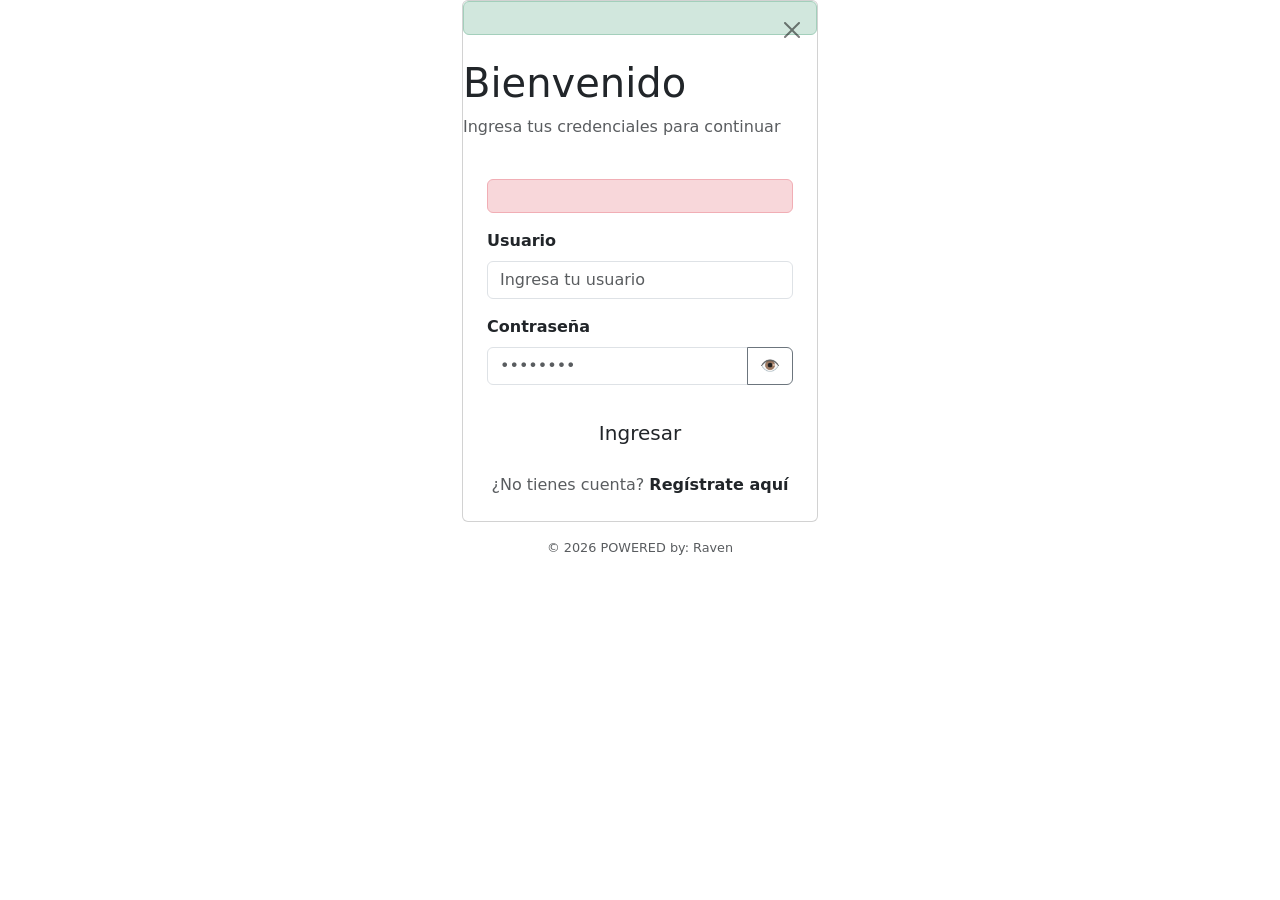
<file: src/main/resources/templates/index.html>
<!DOCTYPE HTML>
<html xmlns:th="http://www.thymeleaf.org">
<head>
    <title>Acceso al Sistema - IPN</title>
    <meta http-equiv="Content-Type" content="text/html; charset=UTF-8"/>
    <meta name="viewport" content="width=device-width, initial-scale=1"/>

    <link href="https://cdn.jsdelivr.net/npm/bootstrap@5.3.0/dist/css/bootstrap.min.css" rel="stylesheet"/>
    <link rel="stylesheet" th:href="@{/css/styles.css}"/>
</head>
<body class="login-layout">

<div class="container">
    <div class="row justify-content-center">
        <div class="col-md-5 col-lg-4">

            <div class="card card-custom">
                <div th:if="${mensajeExito}" class="alert alert-success alert-dismissible fade show" role="alert">
                    <strong th:text="${mensajeExito}"></strong>
                    <button type="button" class="btn-close" data-bs-dismiss="alert" aria-label="Close"></button>
                </div>

                <div class="card-header-custom">
                    <h1 class="mt-2">Bienvenido</h1>
                    <p class="text-muted fw-normal" style="font-size: 1rem; margin-top: 5px;">Ingresa tus credenciales para continuar</p>
                </div>

                <div class="card-body p-4">

                    <div th:if="${errorLogin}" class="alert alert-danger" role="alert">
                        <span th:text="${errorLogin}"></span>
                    </div>

                    <form action="/" th:object="${loginDto}" method="post">

                        <div class="mb-3">
                            <label class="form-label required fw-bold">Usuario</label>
                            <input type="text"
                                   class="form-control"
                                   name="username"
                                   th:field="*{username}"
                                   placeholder="Ingresa tu usuario"
                                   th:errorclass="is-invalid"/>
                            <div class="invalid-feedback" th:if="${#fields.hasErrors('username')}" th:errors="*{username}"></div>
                        </div>

                        <div class="mb-4">
                            <label class="form-label fw-bold">Contraseña</label>
                            <div class="input-group">
                                <input type="password" class="form-control" name="password" id="loginPassword" th:field="*{password}" placeholder="••••••••" th:errorclass="is-invalid"/>
                                <button type="button" class="btn btn-outline-secondary btn-toggle-password" data-target="loginPassword">👁️</button>
                            </div>
                            <div class="invalid-feedback d-block" th:if="${#fields.hasErrors('password')}" th:errors="*{password}"></div>
                        </div>

                        <div class="d-grid gap-2">
                            <input type="submit" class="btn btn-ipn btn-lg" value="Ingresar"/>
                        </div>

                        <div class="text-center mt-3">
                            <span class="text-muted">¿No tienes cuenta?</span>
                            <a href="/signin" class="text-decoration-none fw-bold" style="color: var(--ipn-guinda);">Regístrate aquí</a>
                        </div>

                    </form>
                </div>
            </div>
            <div class="text-center mt-3 text-muted" style="font-size: 0.8rem;">
                &copy; 2026 POWERED by: Raven
            </div>

        </div>
    </div>
</div>

<script src="https://cdn.jsdelivr.net/npm/bootstrap@5.3.0/dist/js/bootstrap.bundle.min.js"></script>
<script th:src="@{/js/security.js}"></script>
</body>
</html>
</file>
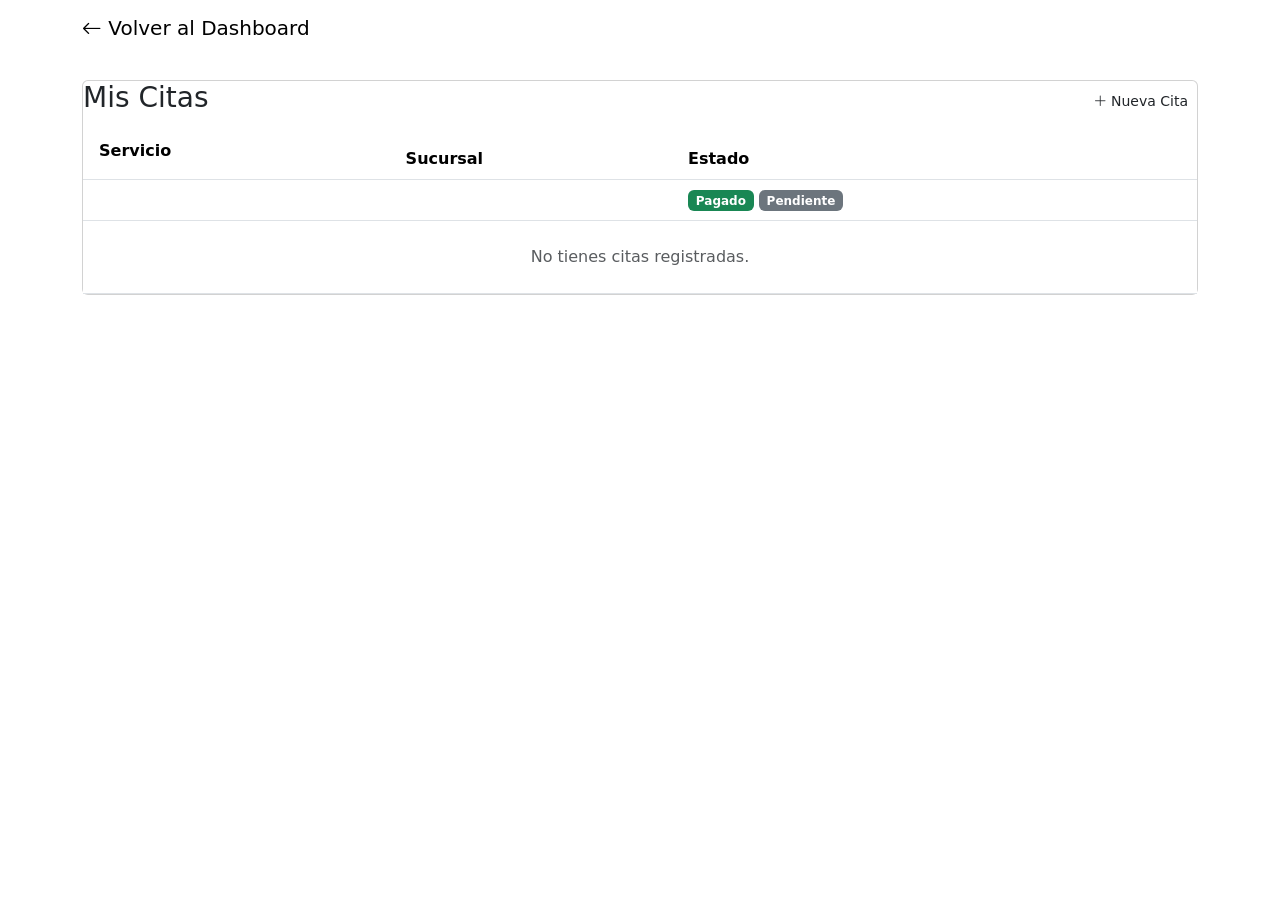
<file: src/main/resources/templates/citas/index.html>
<!DOCTYPE HTML>
<html xmlns:th="http://www.thymeleaf.org">
<head>
    <title>Mis Citas</title>
    <meta name="viewport" content="width=device-width, initial-scale=1">
    <link href="https://cdn.jsdelivr.net/npm/bootstrap@5.3.0/dist/css/bootstrap.min.css" rel="stylesheet">
    <link rel="stylesheet" href="https://cdn.jsdelivr.net/npm/bootstrap-icons@1.11.1/font/bootstrap-icons.css">
    <link rel="stylesheet" th:href="@{/css/styles.css}">
</head>
<body>

<nav class="navbar navbar-custom mb-4">
    <div class="container">
        <a class="navbar-brand" href="/welcome">
            <i class="bi bi-arrow-left"></i> Volver al Dashboard
        </a>
    </div>
</nav>

<div class="container">
    <div class="card card-custom">
        <div class="card-header-custom d-flex justify-content-between align-items-center">
            <h3>Mis Citas</h3>
            <a href="/citas/agendar" class="btn btn-ipn btn-sm">
                <i class="bi bi-plus-lg"></i> Nueva Cita
            </a>
        </div>
        <div class="card-body p-0">
            <div class="table-responsive">
                <table class="table table-hover align-middle mb-0" style="color: var(--text-color);">
                    <thead style="background-color: var(--bg-color);">
                    <tr>
                        <th class="p-3">Servicio</th>
                        <th>Sucursal</th>
                        <th>Estado</th>
                    </tr>
                    </thead>
                    <tbody>
                    <tr th:each="cita : ${citas}">
                        <td class="p-3">
                                <span class="fw-bold d-block"
                                      th:text="${cita.servicio != null ? cita.servicio.nombre : 'Servicio #' + cita.idServicio}">
                                </span>
                        </td>
                        <td th:text="${cita.sucursal != null ? cita.sucursal.nombre : 'Sucursal #' + cita.idSucursal}"></td>
                        <td>
                            <span th:if="${cita.pagado == true}" class="badge bg-success">Pagado</span>
                            <span th:unless="${cita.pagado == true}" class="badge bg-secondary">Pendiente</span>
                        </td>
                    </tr>
                    <tr th:if="${#lists.isEmpty(citas)}">
                        <td colspan="3" class="text-center p-4 text-muted">No tienes citas registradas.</td>
                    </tr>
                    </tbody>
                </table>
            </div>
        </div>
    </div>
</div>
</body>
</html>
</file>
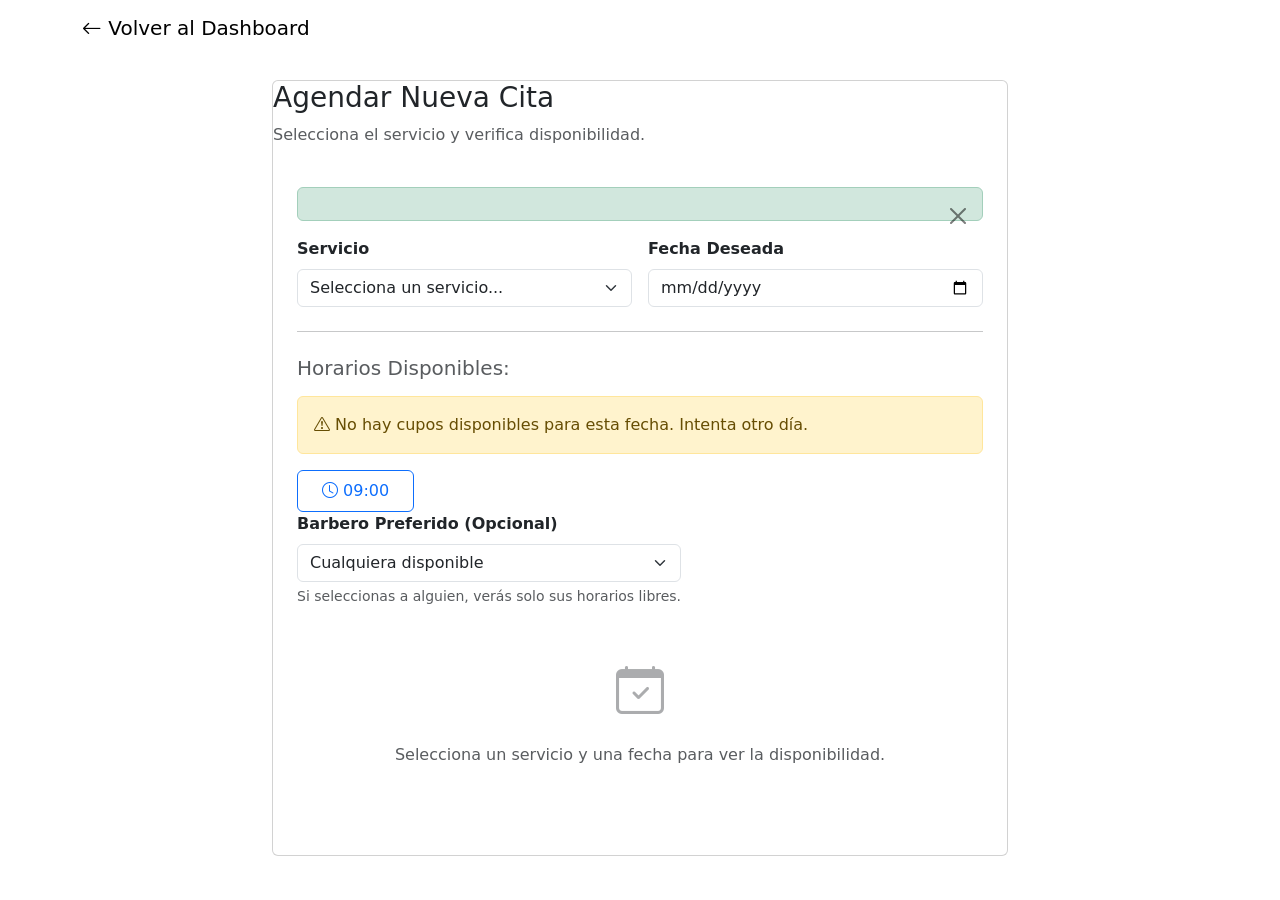
<file: src/main/resources/templates/agendar.html>
<!DOCTYPE HTML>
<html xmlns:th="http://www.thymeleaf.org">
<head>
    <title>Agendar Cita</title>
    <meta name="viewport" content="width=device-width, initial-scale=1">

    <link href="https://cdn.jsdelivr.net/npm/bootstrap@5.3.0/dist/css/bootstrap.min.css" rel="stylesheet">
    <link rel="stylesheet" href="https://cdn.jsdelivr.net/npm/bootstrap-icons@1.11.1/font/bootstrap-icons.css">
    <link rel="stylesheet" th:href="@{/css/styles.css}">
</head>
<body>

<nav class="navbar navbar-custom mb-4">
    <div class="container">
        <a class="navbar-brand" href="/welcome">
            <i class="bi bi-arrow-left"></i> Volver al Dashboard
        </a>
    </div>
</nav>

<div class="container">
    <div class="row justify-content-center">
        <div class="col-lg-8">
            <div class="card card-custom">
                <div class="card-header-custom">
                    <h3>Agendar Nueva Cita</h3>
                    <p class="text-muted">Selecciona el servicio y verifica disponibilidad.</p>
                </div>
                <div class="card-body p-4">

                    <div th:if="${mensajeExito}" class="alert alert-success alert-dismissible fade show">
                        <strong th:text="${mensajeExito}"></strong>
                        <button type="button" class="btn-close" data-bs-dismiss="alert"></button>
                    </div>

                    <form action="/citas/agendar" method="get" class="row g-3 mb-4">
                        <div class="col-md-6">
                            <label class="form-label fw-bold">Servicio</label>
                            <select name="idServicio" class="form-select" onchange="this.form.submit()">
                                <option value="" disabled selected>Selecciona un servicio...</option>

                                <option th:each="item : ${itemsServicio}"
                                        th:value="${item.servicio.id}"
                                        th:text="${item.servicio.nombre} + ' ($' + ${item.precio} + ')'"
                                        th:selected="${citaDto.idServicio == item.servicio.id}">
                                </option>
                            </select>
                        </div>
                        <div class="col-md-6">
                            <label class="form-label fw-bold">Fecha Deseada</label>
                            <input type="date" name="fecha" class="form-control"
                                   th:value="${citaDto.fecha}"
                                   onchange="this.form.submit()">
                        </div>
                    </form>

                    <hr class="my-4" style="border-color: var(--border-color);">

                    <div th:if="${busquedaRealizada}">
                        <h5 class="mb-3 text-muted">Horarios Disponibles:</h5>

                        <div th:if="${#lists.isEmpty(horariosLibres)}" class="alert alert-warning">
                            <i class="bi bi-exclamation-triangle"></i> No hay cupos disponibles para esta fecha. Intenta otro día.
                        </div>

                        <div class="d-flex flex-wrap gap-2">
                            <div th:each="hora : ${horariosLibres}">
                                <form action="/citas/confirmar" method="post">
                                    <input type="hidden" name="idServicio" th:value="${citaDto.idServicio}">
                                    <input type="hidden" name="fecha" th:value="${citaDto.fecha}">
                                    <input type="hidden" name="hora" th:value="${hora}">

                                    <button type="submit" class="btn btn-outline-primary px-4 py-2">
                                        <i class="bi bi-clock"></i> <span th:text="${hora}">09:00</span>
                                    </button>
                                    <div class="col-md-12">
                                        <label class="form-label fw-bold">Barbero Preferido (Opcional)</label>
                                        <select name="idEmpleado" class="form-select" onchange="this.form.submit()">
                                            <option value="" selected>Cualquiera disponible</option>

                                            <option th:each="e : ${empleados}"
                                                    th:value="${e.id}"
                                                    th:text="${e.persona.nombre} + ' ' + ${e.persona.primerApellido}"
                                                    th:selected="${citaDto.idEmpleado == e.id}">
                                            </option>
                                        </select>
                                        <div class="form-text">Si seleccionas a alguien, verás solo sus horarios libres.</div>
                                    </div>
                                </form>
                            </div>
                        </div>
                    </div>

                    <div th:unless="${busquedaRealizada}" class="text-center text-muted py-5">
                        <i class="bi bi-calendar-check" style="font-size: 3rem; opacity: 0.5;"></i>
                        <p class="mt-3">Selecciona un servicio y una fecha para ver la disponibilidad.</p>
                    </div>

                </div>
            </div>
        </div>
    </div>
</div>

<script src="https://cdn.jsdelivr.net/npm/bootstrap@5.3.0/dist/js/bootstrap.bundle.min.js"></script>
</body>
</html>
</file>
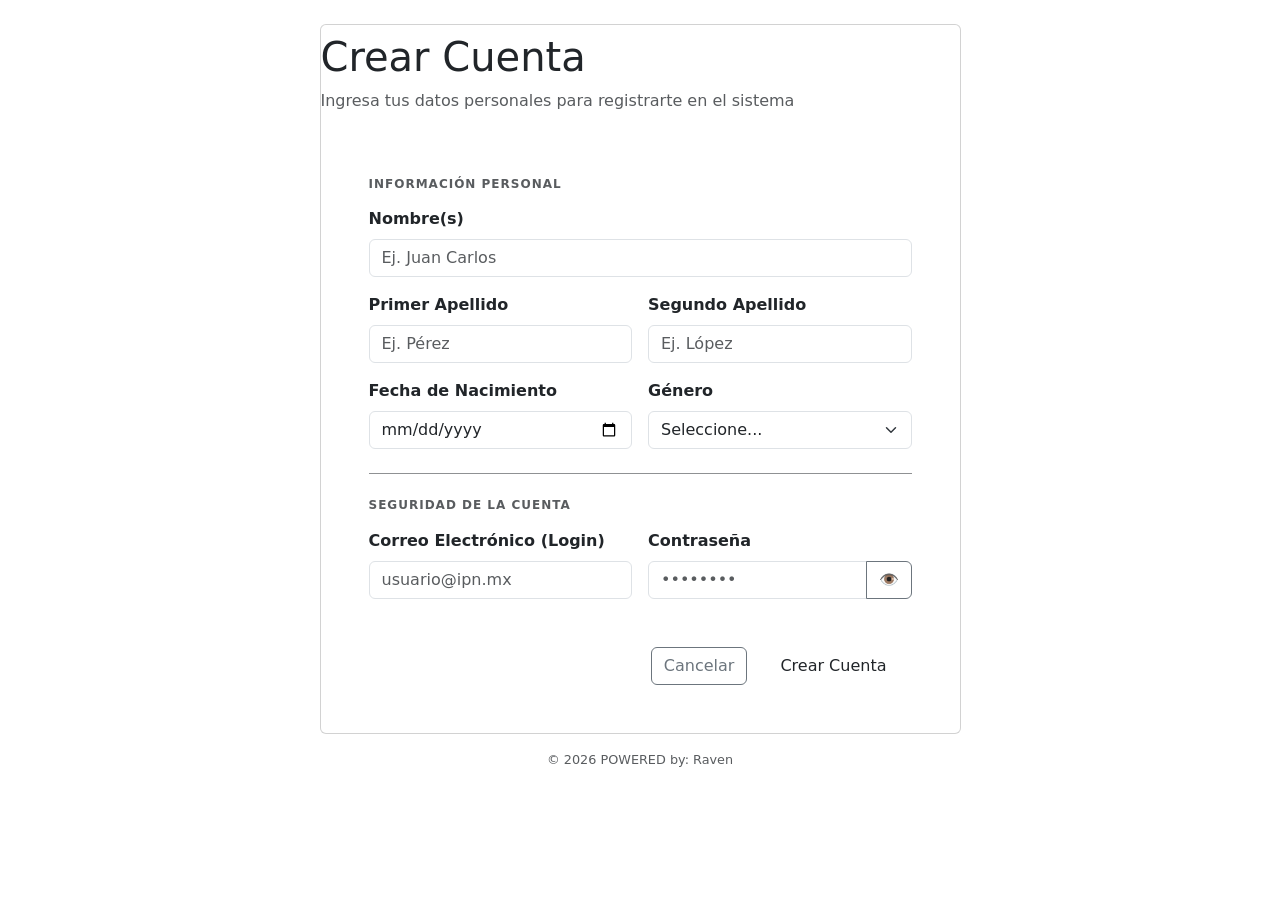
<file: src/main/resources/templates/signin.html>
<!DOCTYPE HTML>
<html xmlns:th="http://www.thymeleaf.org">

<head>
    <title>Registro de Usuario - IPN</title>
    <meta http-equiv="Content-Type" content="text/html; charset=UTF-8" />
    <meta name="viewport" content="width=device-width, initial-scale=1">

    <link href="https://cdn.jsdelivr.net/npm/bootstrap@5.3.0/dist/css/bootstrap.min.css" rel="stylesheet">

    <link rel="stylesheet" th:href="@{/css/styles.css}">
</head>

<body class="login-layout">

    <div class="container py-4">
        <div class="row justify-content-center">
            <div class="col-lg-8 col-xl-7">
                <div class="card card-custom">

                    <div class="card-header-custom">
                        <h1 class="mt-2">Crear Cuenta</h1>
                        <p class="text-muted fw-normal" style="font-size: 1rem; margin-top: 5px;">
                            Ingresa tus datos personales para registrarte en el sistema
                        </p>
                    </div>

                    <div class="card-body p-4 p-md-5">
                        <form action="/signin" th:object="${signinDto}" method="post">

                            <h6 class="text-muted text-uppercase fw-bold mb-3"
                                style="font-size: 0.75rem; letter-spacing: 1px;">Información Personal</h6>

                            <div class="row g-3">
                                <div class="col-md-12">
                                    <label class="form-label required fw-bold">Nombre(s)</label>
                                    <input type="text" class="form-control" th:field="*{nombre}"
                                        placeholder="Ej. Juan Carlos"
                                        th:classappend="${#fields.hasErrors('nombre')} ? 'is-invalid' : ''">
                                    <div class="invalid-feedback" th:if="${#fields.hasErrors('nombre')}"
                                        th:errors="*{nombre}"></div>
                                </div>

                                <div class="col-md-6">
                                    <label class="form-label required fw-bold">Primer Apellido</label>
                                    <input type="text" class="form-control" th:field="*{primerApellido}"
                                        placeholder="Ej. Pérez"
                                        th:classappend="${#fields.hasErrors('primerApellido')} ? 'is-invalid' : ''">
                                    <div class="invalid-feedback" th:if="${#fields.hasErrors('primerApellido')}"
                                        th:errors="*{primerApellido}"></div>
                                </div>

                                <div class="col-md-6">
                                    <label class="form-label required fw-bold">Segundo Apellido</label>
                                    <input type="text" class="form-control" th:field="*{segundoApellido}"
                                        placeholder="Ej. López"
                                        th:classappend="${#fields.hasErrors('segundoApellido')} ? 'is-invalid' : ''">
                                    <div class="invalid-feedback" th:if="${#fields.hasErrors('segundoApellido')}"
                                        th:errors="*{segundoApellido}"></div>
                                </div>

                                <div class="col-md-6">
                                    <label class="form-label required fw-bold">Fecha de Nacimiento</label>
                                    <input type="date" class="form-control" th:field="*{fechaNacimiento}"
                                        th:classappend="${#fields.hasErrors('fechaNacimiento')} ? 'is-invalid' : ''">
                                    <div class="invalid-feedback" th:if="${#fields.hasErrors('fechaNacimiento')}"
                                        th:errors="*{fechaNacimiento}"></div>
                                </div>

                                <div class="col-md-6">
                                    <label class="form-label required fw-bold">Género</label>
                                    <select class="form-select" th:field="*{idGenero}" th:errorclass="is-invalid">
                                        <option value="" selected>Seleccione...</option>
                                        <option value="0">Hombre</option>
                                        <option value="1">Mujer</option>
                                    </select>
                                    <div class="invalid-feedback" th:if="${#fields.hasErrors('idGenero')}"
                                        th:errors="*{idGenero}"></div>
                                </div>
                            </div>

                            <hr class="my-4" style="border-color: var(--border-color); opacity: 0.5;">

                            <h6 class="text-muted text-uppercase fw-bold mb-3"
                                style="font-size: 0.75rem; letter-spacing: 1px;">Seguridad de la Cuenta</h6>

                            <div class="row g-3">
                                <div class="col-md-6">
                                    <label class="form-label required fw-bold">Correo Electrónico (Login)</label>
                                    <input type="email" class="form-control" th:field="*{login}"
                                        placeholder="usuario@ipn.mx"
                                        th:classappend="${#fields.hasErrors('login')} ? 'is-invalid' : ''">
                                    <div class="invalid-feedback" th:if="${#fields.hasErrors('login')}"
                                        th:errors="*{login}"></div>
                                </div>

                                <div class="col-md-6">
                                    <label class="form-label required fw-bold">Contraseña</label>
                                    <div class="input-group">
                                        <input type="password" class="form-control" th:field="*{password}"
                                            id="inputPassword" placeholder="••••••••">
                                        <button type="button" class="btn btn-outline-secondary btn-toggle-password"
                                            data-target="inputPassword">👁️</button>
                                    </div>
                                    <div class="invalid-feedback" th:if="${#fields.hasErrors('password')}"
                                        th:errors="*{password}"></div>
                                </div>
                            </div>

                            <div class="d-flex justify-content-end gap-2 mt-5">
                                <a href="/" class="btn btn-outline-secondary">Cancelar</a> <input type="submit"
                                    class="btn btn-ipn px-4" value="Crear Cuenta">
                            </div>

                        </form>
                    </div>
                </div>

                <div class="text-center mt-3 text-muted" style="font-size: 0.8rem;">
                    &copy; 2026 POWERED by: Raven
                </div>

            </div>
        </div>
    </div>

    <script src="https://cdn.jsdelivr.net/npm/bootstrap@5.3.0/dist/js/bootstrap.bundle.min.js"></script>
    <script th:src="@{/js/security.js}"></script>
</body>

</html>
</file>
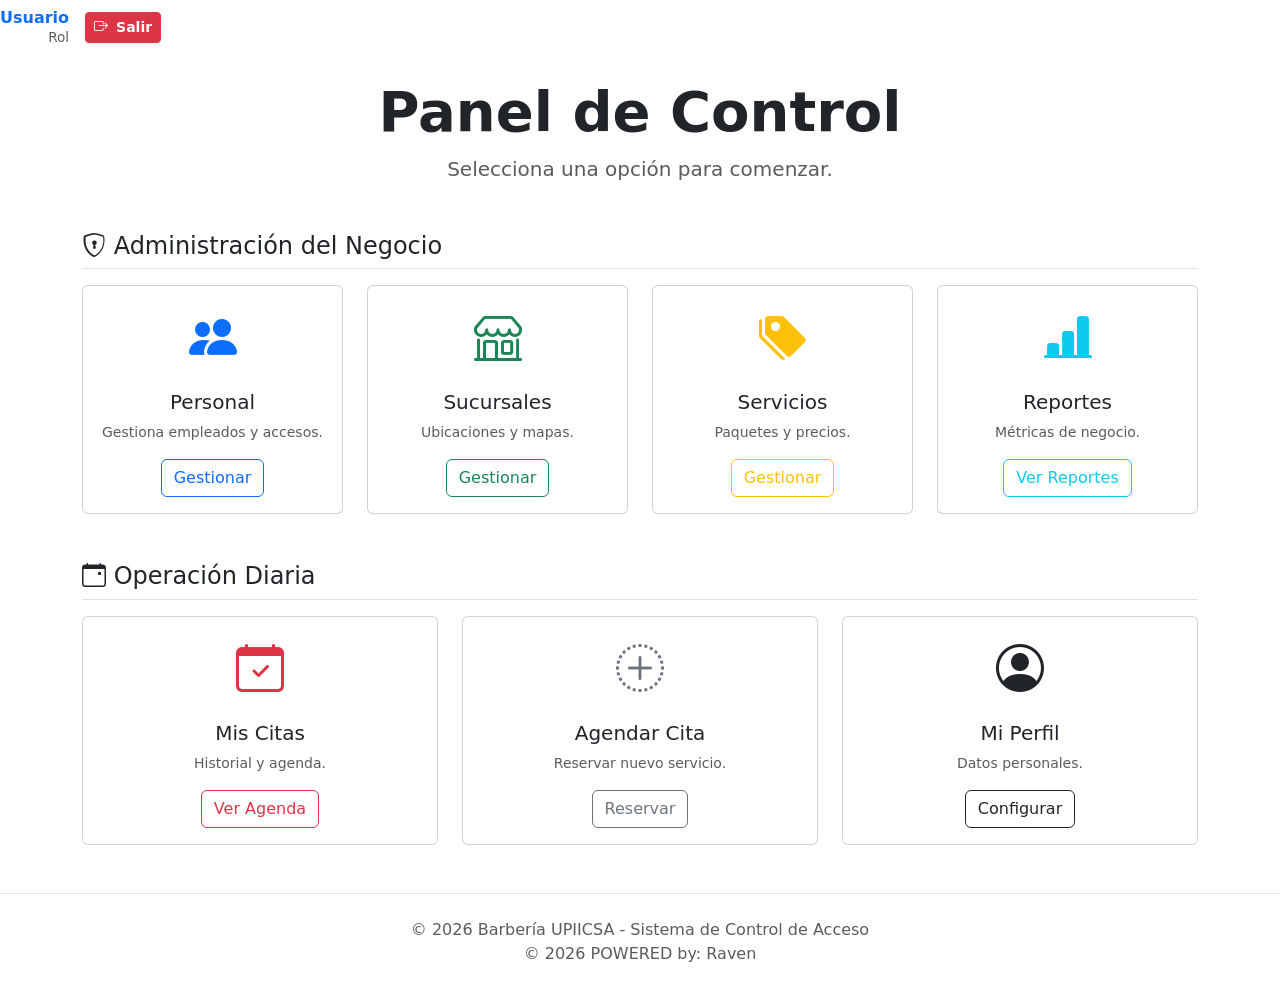
<file: src/main/resources/templates/welcome.html>
<!DOCTYPE HTML>
<html xmlns:th="http://www.thymeleaf.org">
<head>
    <title>Bienvenido - Barbería UPIICSA</title>
    <meta http-equiv="Content-Type" content="text/html; charset=UTF-8" />
    <meta name="viewport" content="width=device-width, initial-scale=1">

    <link href="https://cdn.jsdelivr.net/npm/bootstrap@5.3.0/dist/css/bootstrap.min.css" rel="stylesheet">
    <link rel="stylesheet" href="https://cdn.jsdelivr.net/npm/bootstrap-icons@1.11.1/font/bootstrap-icons.css">

    <link rel="stylesheet" th:href="@{/css/styles.css}">
</head>
<body>

<nav class="navbar navbar-expand-lg navbar-custom mb-4">
    <div class="d-flex align-items-center gap-3">

        <div class="text-end d-none d-md-block" style="line-height: 1.2;">
        <span class="d-block fw-bold text-primary" style="font-size: 1rem;"
              th:text="${session.persona.nombre} + ' ' + ${session.persona.primerApellido}">
            Usuario
        </span>
            <small class="text-muted" style="font-size: 0.85rem;"
                   th:text="${session.persona.usuario.idRol == 1 ? 'Administrador' : (session.persona.usuario.idRol == 2 ? 'Empleado' : 'Cliente')}">
                Rol
            </small>
        </div>

        <a href="/logout" class="btn btn-danger btn-sm d-flex align-items-center gap-2 shadow-sm">
            <i class="bi bi-box-arrow-right text-white"></i>
            <span class="text-white fw-bold">Salir</span>
        </a>
    </div>
</nav>

<div class="container">

    <div class="text-center mb-5 fade-in">
        <h1 class="display-4 fw-bold">Panel de Control</h1>
        <p class="lead text-muted">Selecciona una opción para comenzar.</p>
    </div>

    <div th:if="${session.persona.usuario.idRol == 1}" class="mb-5">
        <h4 class="mb-3 border-bottom pb-2"><i class="bi bi-shield-lock"></i> Administración del Negocio</h4>

        <div class="row g-4">
            <div class="col-md-3"> <div class="card h-100 card-custom hover-effect">
                <div class="card-body text-center">
                    <i class="bi bi-people-fill text-primary" style="font-size: 3rem;"></i>
                    <h5 class="card-title mt-3">Personal</h5>
                    <p class="card-text text-muted small">Gestiona empleados y accesos.</p>
                    <a href="/usuarios" class="btn btn-outline-primary stretched-link">Gestionar</a>
                </div>
            </div>
            </div>

            <div class="col-md-3">
                <div class="card h-100 card-custom hover-effect">
                    <div class="card-body text-center">
                        <i class="bi bi-shop text-success" style="font-size: 3rem;"></i>
                        <h5 class="card-title mt-3">Sucursales</h5>
                        <p class="card-text text-muted small">Ubicaciones y mapas.</p>
                        <a href="/sucursales" class="btn btn-outline-success stretched-link">Gestionar</a>
                    </div>
                </div>
            </div>

            <div class="col-md-3">
                <div class="card h-100 card-custom hover-effect">
                    <div class="card-body text-center">
                        <i class="bi bi-tags-fill text-warning" style="font-size: 3rem;"></i>
                        <h5 class="card-title mt-3">Servicios</h5>
                        <p class="card-text text-muted small">Paquetes y precios.</p>
                        <a href="/servicios" class="btn btn-outline-warning stretched-link">Gestionar</a>
                    </div>
                </div>
            </div>

            <div class="col-md-3">
                <div class="card h-100 card-custom hover-effect">
                    <div class="card-body text-center">
                        <i class="bi bi-bar-chart-line-fill text-info" style="font-size: 3rem;"></i>
                        <h5 class="card-title mt-3">Reportes</h5>
                        <p class="card-text text-muted small">Métricas de negocio.</p>
                        <a href="/reportes" class="btn btn-outline-info stretched-link">Ver Reportes</a>
                    </div>
                </div>
            </div>
        </div>
    </div>

    <h4 class="mb-3 border-bottom pb-2"><i class="bi bi-calendar-event"></i> Operación Diaria</h4>

    <div class="row g-4">
        <div class="col-md-4">
            <div class="card h-100 card-custom hover-effect">
                <div class="card-body text-center">
                    <i class="bi bi-calendar-check text-danger" style="font-size: 3rem;"></i>
                    <h5 class="card-title mt-3">Mis Citas</h5>
                    <p class="card-text text-muted small">Historial y agenda.</p>
                    <a href="/citas/mis-citas" class="btn btn-outline-danger stretched-link">Ver Agenda</a>
                </div>
            </div>
        </div>

        <div class="col-md-4">
            <div class="card h-100 card-custom hover-effect">
                <div class="card-body text-center">
                    <i class="bi bi-plus-circle-dotted text-secondary" style="font-size: 3rem;"></i>
                    <h5 class="card-title mt-3">Agendar Cita</h5>
                    <p class="card-text text-muted small">Reservar nuevo servicio.</p>
                    <a href="/citas/agendar" class="btn btn-outline-secondary stretched-link">Reservar</a>
                </div>
            </div>
        </div>

        <div class="col-md-4">
            <div class="card h-100 card-custom hover-effect">
                <div class="card-body text-center">
                    <i class="bi bi-person-circle text-dark" style="font-size: 3rem;"></i>
                    <h5 class="card-title mt-3">Mi Perfil</h5>
                    <p class="card-text text-muted small">Datos personales.</p>
                    <a href="/perfil" class="btn btn-outline-dark stretched-link">Configurar</a>
                </div>
            </div>
        </div>
    </div>

</div>

<footer class="text-center text-muted mt-5 py-4 border-top">
    <p class="mb-0">© 2026 Barbería UPIICSA - Sistema de Control de Acceso</p>
    <p class="mb-0">© 2026 POWERED by: Raven</p>

</footer>

<script src="https://cdn.jsdelivr.net/npm/bootstrap@5.3.0/dist/js/bootstrap.bundle.min.js"></script>
</body>
</html>
</file>
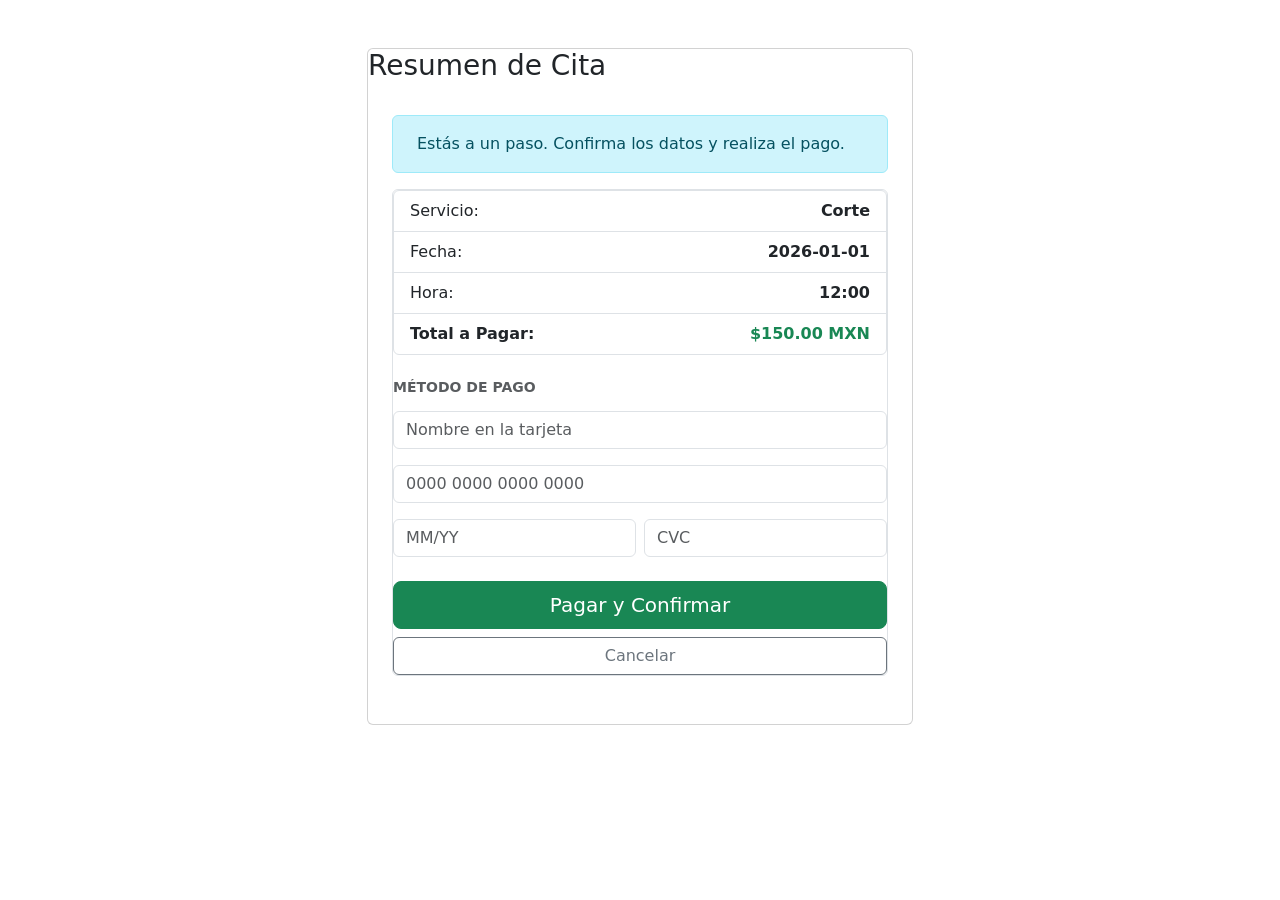
<file: src/main/resources/templates/citas/pago.html>
<!DOCTYPE HTML>
<html xmlns:th="http://www.thymeleaf.org">
<head>
    <title>Confirmar y Pagar</title>
    <meta name="viewport" content="width=device-width, initial-scale=1">
    <link href="https://cdn.jsdelivr.net/npm/bootstrap@5.3.0/dist/css/bootstrap.min.css" rel="stylesheet">
    <link rel="stylesheet" th:href="@{/css/styles.css}">
</head>
<body>

<div class="container mt-5">
    <div class="row justify-content-center">
        <div class="col-md-6">
            <div class="card card-custom">
                <div class="card-header-custom">
                    <h3>Resumen de Cita</h3>
                </div>
                <div class="card-body p-4">

                    <div class="alert alert-info d-flex align-items-center">
                        <i class="bi bi-info-circle-fill me-2"></i>
                        <div>Estás a un paso. Confirma los datos y realiza el pago.</div>
                    </div>

                    <ul class="list-group list-group-flush mb-4 rounded border">
                        <ul class="list-group list-group-flush mb-4 rounded border">
                            <li class="list-group-item d-flex justify-content-between bg-transparent">
                                <span>Servicio:</span>
                                <strong th:text="${servicio.nombre}">Corte</strong>
                            </li>

                            <li class="list-group-item d-flex justify-content-between bg-transparent">
                                <span>Fecha:</span>
                                <strong th:text="${citaDto.fecha}">2026-01-01</strong>
                            </li>

                            <li class="list-group-item d-flex justify-content-between bg-transparent">
                                <span>Hora:</span>
                                <strong th:text="${citaDto.hora}">12:00</strong>
                            </li>

                            <li class="list-group-item d-flex justify-content-between bg-transparent fw-bold">
                                <span>Total a Pagar:</span>
                                <span class="text-success" th:text="'$' + ${precio} + ' MXN'">$150.00 MXN</span>
                            </li>
                        </ul>

                    <h6 class="text-muted text-uppercase fw-bold mb-3 small">Método de Pago</h6>
                    <form action="/citas/finalizar" method="post">
                        <input type="hidden" name="idServicio" th:value="${citaDto.idServicio}">
                        <input type="hidden" name="fecha" th:value="${citaDto.fecha}">
                        <input type="hidden" name="hora" th:value="${citaDto.hora}">

                        <div class="mb-3">
                            <input type="text" class="form-control" placeholder="Nombre en la tarjeta" required>
                        </div>
                        <div class="mb-3">
                            <input type="text" class="form-control" placeholder="0000 0000 0000 0000" maxlength="19" required>
                        </div>
                        <div class="row g-2 mb-4">
                            <div class="col-6">
                                <input type="text" class="form-control" placeholder="MM/YY" maxlength="5" required>
                            </div>
                            <div class="col-6">
                                <input type="text" class="form-control" placeholder="CVC" maxlength="3" required>
                            </div>
                        </div>

                        <div class="d-grid gap-2">
                            <button type="submit" class="btn btn-success btn-lg">Pagar y Confirmar</button>
                            <a href="/citas/agendar" class="btn btn-outline-secondary">Cancelar</a>
                        </div>
                    </form>

                </div>
            </div>
        </div>
    </div>
</div>
</body>
</html>
</file>
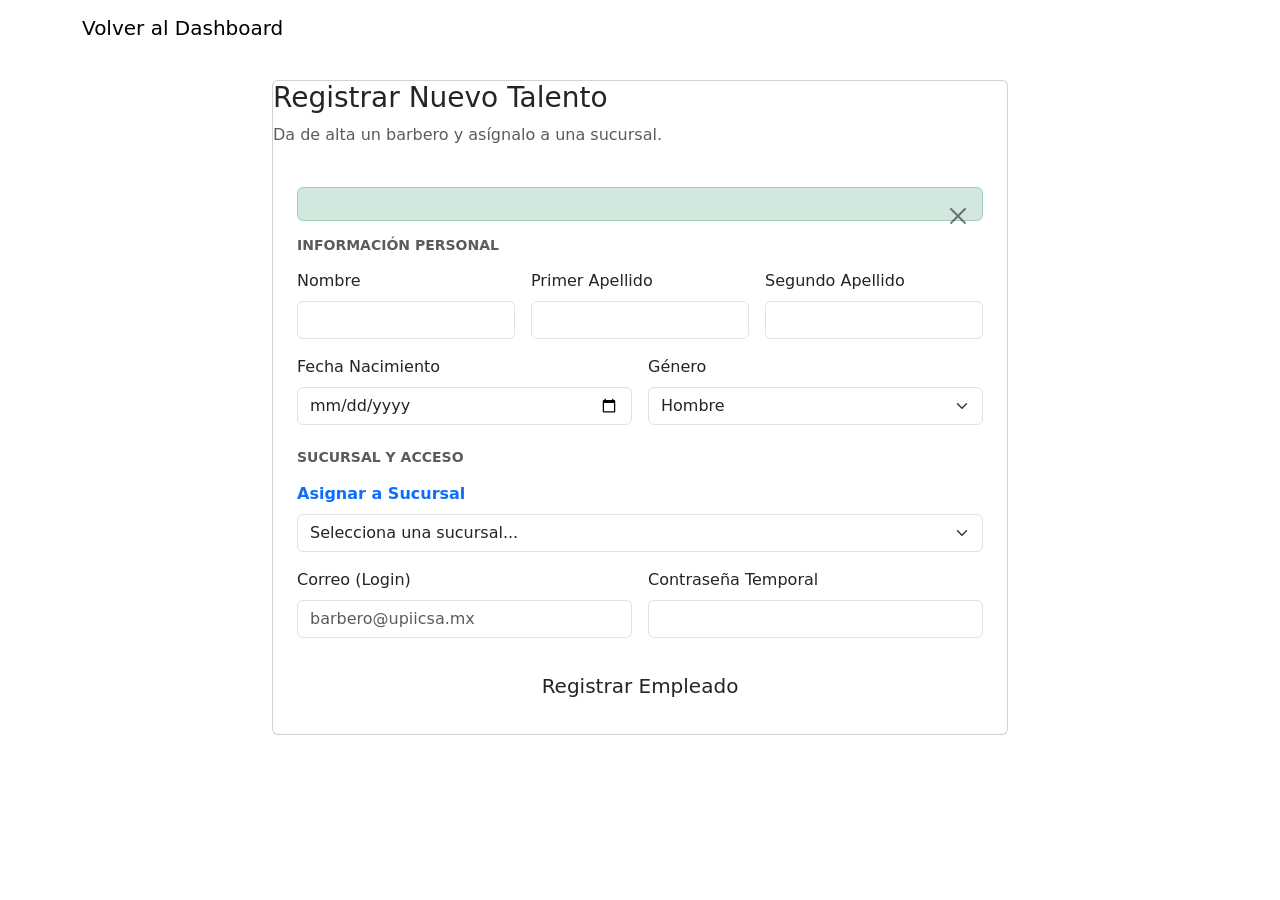
<file: src/main/resources/templates/empleados/alta.html>
<!DOCTYPE HTML>
<html xmlns:th="http://www.thymeleaf.org">
<head>
  <title>Alta de Personal - Admin</title>
  <meta name="viewport" content="width=device-width, initial-scale=1">
  <link href="https://cdn.jsdelivr.net/npm/bootstrap@5.3.0/dist/css/bootstrap.min.css" rel="stylesheet">
  <link rel="stylesheet" th:href="@{/css/styles.css}">
</head>
<body> <nav class="navbar navbar-custom mb-4">
  <div class="container">
    <a class="navbar-brand" href="/welcome">
      <i class="bi bi-arrow-left"></i> Volver al Dashboard
    </a>
  </div>
</nav>

<div class="container">
  <div class="row justify-content-center">
    <div class="col-lg-8">
      <div class="card card-custom">
        <div class="card-header-custom">
          <h3>Registrar Nuevo Talento</h3>
          <p class="text-muted">Da de alta un barbero y asígnalo a una sucursal.</p>
        </div>
        <div class="card-body p-4">

          <div th:if="${mensajeExito}" class="alert alert-success alert-dismissible fade show">
            <span th:text="${mensajeExito}"></span>
            <button type="button" class="btn-close" data-bs-dismiss="alert"></button>
          </div>

          <form action="/empleados/guardar" method="post" th:object="${empleadoDto}">

            <h6 class="text-muted text-uppercase fw-bold mb-3 small">Información Personal</h6>
            <div class="row g-3 mb-4">
              <div class="col-md-4">
                <label class="form-label">Nombre</label>
                <input type="text" class="form-control" th:field="*{nombre}" required>
              </div>
              <div class="col-md-4">
                <label class="form-label">Primer Apellido</label>
                <input type="text" class="form-control" th:field="*{primerApellido}" required>
              </div>
              <div class="col-md-4">
                <label class="form-label">Segundo Apellido</label>
                <input type="text" class="form-control" th:field="*{segundoApellido}">
              </div>

              <div class="col-md-6">
                <label class="form-label">Fecha Nacimiento</label>
                <input type="date" class="form-control" th:field="*{fechaNacimiento}" required>
              </div>
              <div class="col-md-6">
                <label class="form-label">Género</label>
                <select class="form-select" th:field="*{idGenero}">
                  <option value="0">Hombre</option>
                  <option value="1">Mujer</option>
                </select>
              </div>
            </div>

            <h6 class="text-muted text-uppercase fw-bold mb-3 small">Sucursal y Acceso</h6>
            <div class="row g-3">
              <div class="col-12">
                <label class="form-label fw-bold text-primary">Asignar a Sucursal</label>
                <select class="form-select" th:field="*{idSucursal}" required>
                  <option value="" disabled selected>Selecciona una sucursal...</option>
                  <option th:each="s : ${sucursales}"
                          th:value="${s.id}"
                          th:text="${s.nombre} + ' (' + ${s.establecimiento.nombre} + ')'">
                  </option>
                </select>
              </div>

              <div class="col-md-6">
                <label class="form-label">Correo (Login)</label>
                <input type="email" class="form-control" th:field="*{email}" placeholder="barbero@upiicsa.mx" required>
              </div>
              <div class="col-md-6">
                <label class="form-label">Contraseña Temporal</label>
                <input type="password" class="form-control" th:field="*{password}" required>
              </div>
            </div>

            <div class="d-grid gap-2 mt-4">
              <button type="submit" class="btn btn-ipn btn-lg">Registrar Empleado</button>
            </div>
          </form>

        </div>
      </div>
    </div>
  </div>
</div>

<script src="https://cdn.jsdelivr.net/npm/bootstrap@5.3.0/dist/js/bootstrap.bundle.min.js"></script>
</body>
</html>
</file>
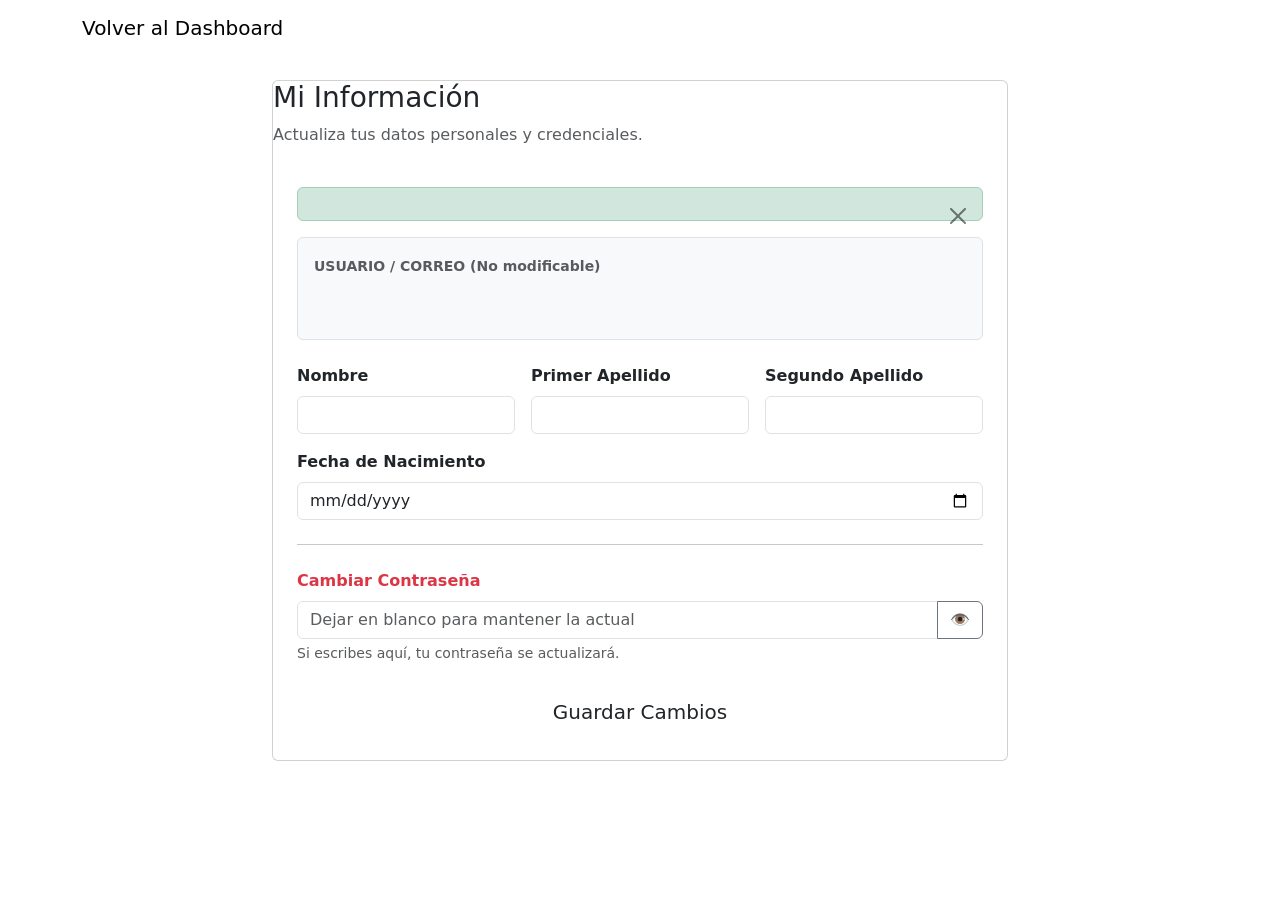
<file: src/main/resources/templates/perfil/detalle.html>
<!DOCTYPE HTML>
<html xmlns:th="http://www.thymeleaf.org">
<head>
    <title>Mi Perfil</title>
    <meta name="viewport" content="width=device-width, initial-scale=1">
    <link href="https://cdn.jsdelivr.net/npm/bootstrap@5.3.0/dist/css/bootstrap.min.css" rel="stylesheet">
    <link rel="stylesheet" th:href="@{/css/styles.css}">
</head>
<body>

<nav class="navbar navbar-custom mb-4">
    <div class="container">
        <a class="navbar-brand" href="/welcome">
            <i class="bi bi-arrow-left"></i> Volver al Dashboard
        </a>
    </div>
</nav>

<div class="container">
    <div class="row justify-content-center">
        <div class="col-lg-8">
            <div class="card card-custom">
                <div class="card-header-custom">
                    <h3>Mi Información</h3>
                    <p class="text-muted">Actualiza tus datos personales y credenciales.</p>
                </div>
                <div class="card-body p-4">

                    <div th:if="${mensajeExito}" class="alert alert-success alert-dismissible fade show">
                        <span th:text="${mensajeExito}"></span>
                        <button type="button" class="btn-close" data-bs-dismiss="alert"></button>
                    </div>

                    <form action="/perfil/actualizar" method="post" th:object="${perfilDto}">

                        <div class="mb-4 p-3 bg-light rounded border">
                            <label class="form-label text-muted small fw-bold">USUARIO / CORREO (No modificable)</label>
                            <input type="text" class="form-control-plaintext fw-bold" th:field="*{login}" readonly>
                        </div>

                        <div class="row g-3 mb-4">
                            <div class="col-md-4">
                                <label class="form-label fw-bold">Nombre</label>
                                <input type="text" class="form-control" th:field="*{nombre}" required>
                            </div>
                            <div class="col-md-4">
                                <label class="form-label fw-bold">Primer Apellido</label>
                                <input type="text" class="form-control" th:field="*{primerApellido}" required>
                            </div>
                            <div class="col-md-4">
                                <label class="form-label fw-bold">Segundo Apellido</label>
                                <input type="text" class="form-control" th:field="*{segundoApellido}">
                            </div>
                            <div class="col-md-12">
                                <label class="form-label fw-bold">Fecha de Nacimiento</label>
                                <input type="date" class="form-control" th:field="*{fechaNacimiento}" required>
                            </div>
                        </div>

                        <hr class="my-4">

                        <div class="mb-3">
                            <label class="form-label fw-bold text-danger">Cambiar Contraseña</label>
                            <div class="input-group">
                                <input type="password" class="form-control" th:field="*{password}" id="newPass" placeholder="Dejar en blanco para mantener la actual">
                                <button type="button" class="btn btn-outline-secondary btn-toggle-password" data-target="newPass">👁️</button>
                            </div>
                            <div class="form-text">Si escribes aquí, tu contraseña se actualizará.</div>
                        </div>

                        <div class="d-grid gap-2 mt-4">
                            <button type="submit" class="btn btn-ipn btn-lg">Guardar Cambios</button>
                        </div>
                    </form>

                </div>
            </div>
        </div>
    </div>
</div>

<script src="https://cdn.jsdelivr.net/npm/bootstrap@5.3.0/dist/js/bootstrap.bundle.min.js"></script>
<script th:src="@{/js/security.js}"></script>

</body>
</html>
</file>
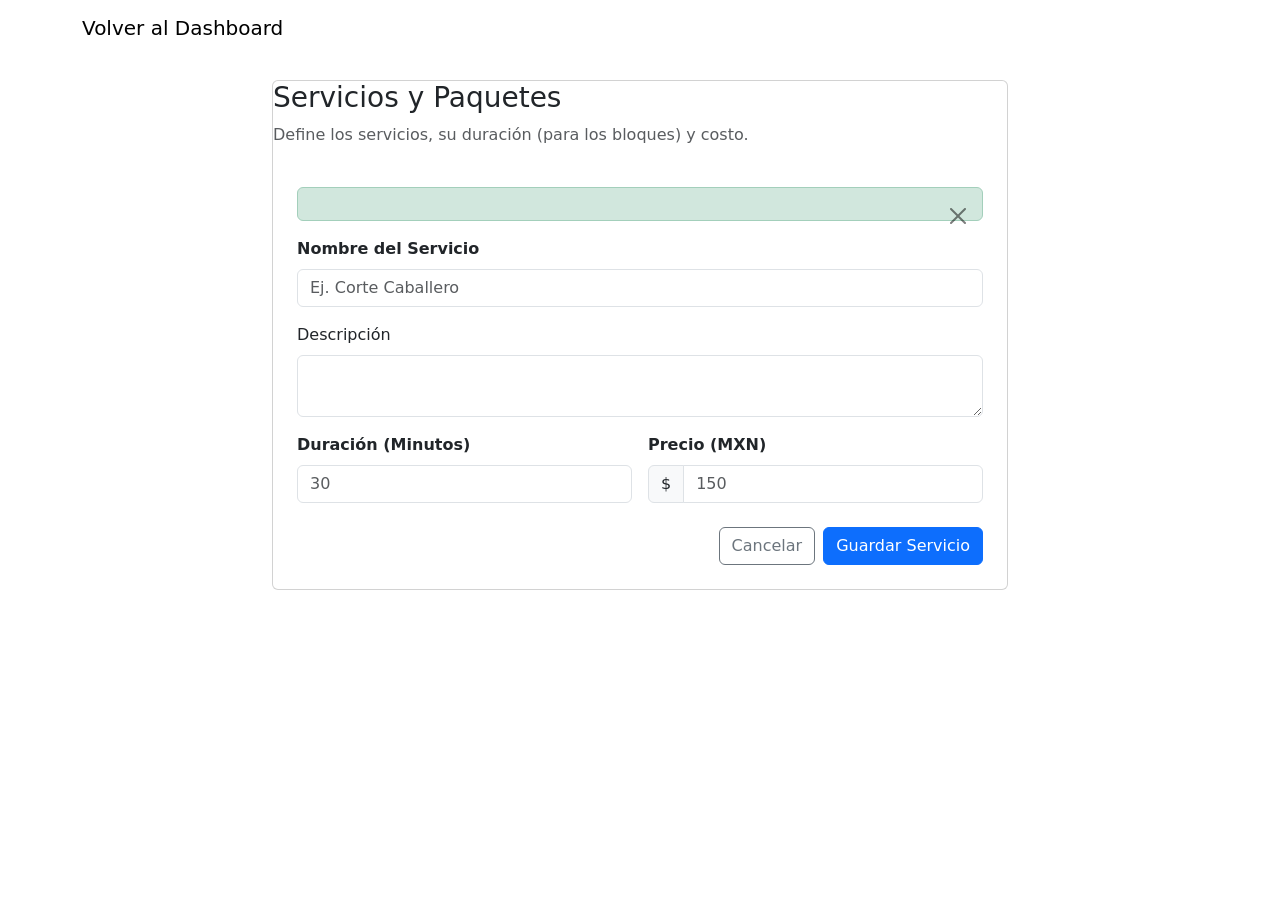
<file: src/main/resources/templates/servicios/alta.html>
<!DOCTYPE HTML>
<html xmlns:th="http://www.thymeleaf.org">
<head>
    <title>Configuración de Servicios</title>
    <meta name="viewport" content="width=device-width, initial-scale=1">
    <link href="https://cdn.jsdelivr.net/npm/bootstrap@5.3.0/dist/css/bootstrap.min.css" rel="stylesheet">
    <link rel="stylesheet" th:href="@{/css/styles.css}">
</head>
<body>

<nav class="navbar navbar-custom mb-4">
    <div class="container">
        <a class="navbar-brand" href="/welcome">
            <i class="bi bi-arrow-left"></i> Volver al Dashboard
        </a>
    </div>
</nav>

<div class="container">
    <div class="row justify-content-center">
        <div class="col-lg-8">
            <div class="card card-custom">
                <div class="card-header-custom">
                    <h3>Servicios y Paquetes</h3>
                    <p class="text-muted">Define los servicios, su duración (para los bloques) y costo.</p>
                </div>
                <div class="card-body p-4">

                    <div th:if="${mensajeExito}" class="alert alert-success alert-dismissible fade show">
                        <span th:text="${mensajeExito}"></span>
                        <button type="button" class="btn-close" data-bs-dismiss="alert"></button>
                    </div>

                    <form action="/servicios/guardar" method="post" th:object="${servicio}">

                        <div class="mb-3">
                            <label class="form-label fw-bold">Nombre del Servicio</label>
                            <input type="text" class="form-control" th:field="*{nombre}" placeholder="Ej. Corte Caballero" required>
                        </div>

                        <div class="mb-3">
                            <label class="form-label">Descripción</label>
                            <textarea class="form-control" th:field="*{descripcion}" rows="2"></textarea>
                        </div>

                        <div class="row g-3">
                            <div class="col-md-6">
                                <label class="form-label fw-bold">Duración (Minutos)</label>
                                <input type="number" class="form-control" th:field="*{duracion}" placeholder="30" step="15" required>
                            </div>

                            <div class="col-md-6">
                                <label class="form-label fw-bold">Precio (MXN)</label>
                                <div class="input-group">
                                    <span class="input-group-text">$</span>
                                    <input type="number" class="form-control" name="precio" placeholder="150" required>
                                </div>
                            </div>
                        </div>

                        <div class="d-flex justify-content-end gap-2 mt-4">
                            <a href="/servicios" class="btn btn-outline-secondary">
                                <i class="bi bi-arrow-return-left"></i> Cancelar
                            </a>
                            <button type="submit" class="btn btn-primary">
                                <i class="bi bi-save"></i> Guardar Servicio
                            </button>
                        </div>
                    </form>

                </div>
            </div>
        </div>
    </div>
</div>

<script src="https://cdn.jsdelivr.net/npm/bootstrap@5.3.0/dist/js/bootstrap.bundle.min.js"></script>
</body>
</html>
</file>
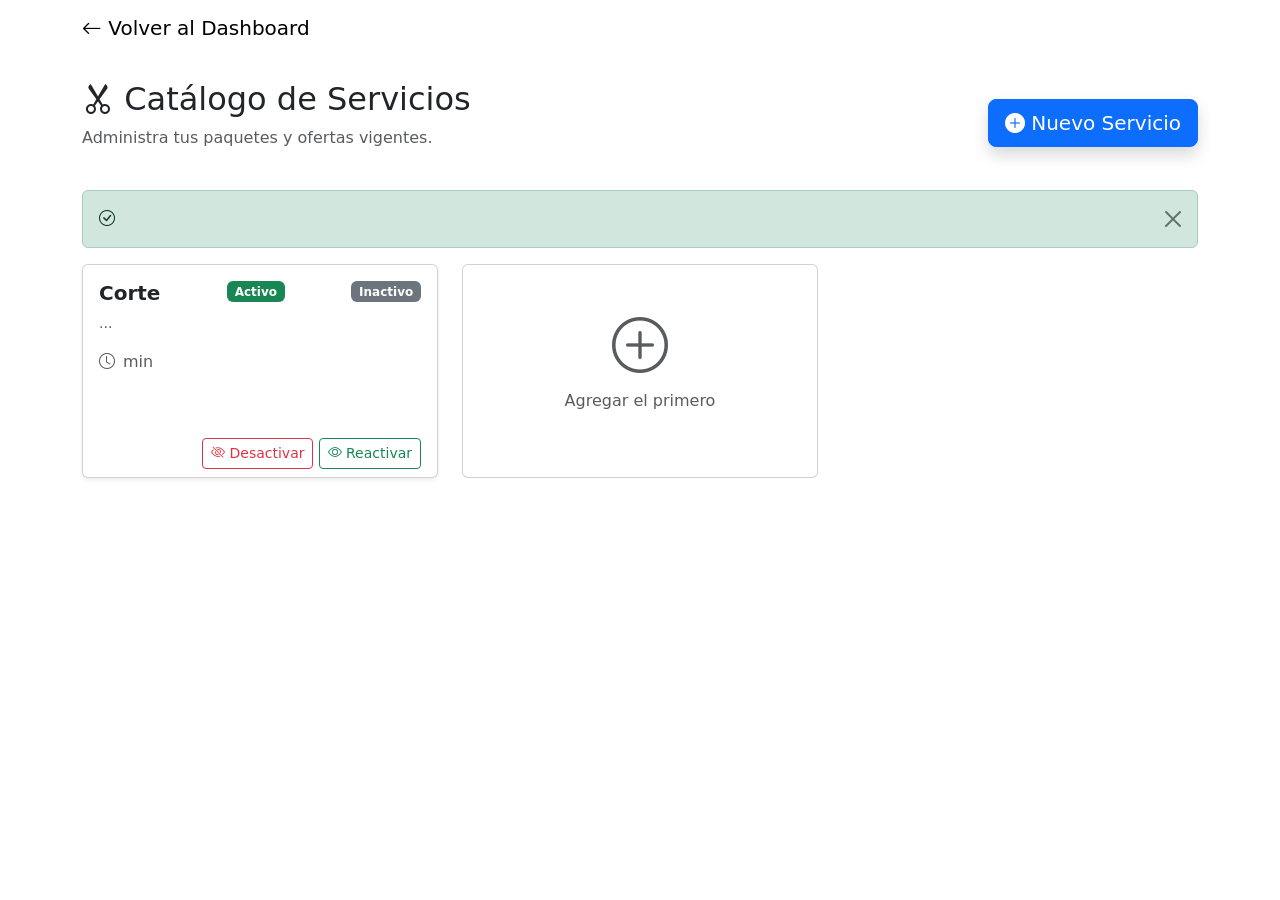
<file: src/main/resources/templates/servicios/lista.html>
<!DOCTYPE HTML>
<html xmlns:th="http://www.thymeleaf.org">
<head>
  <title>Gestión de Servicios</title>
  <link href="https://cdn.jsdelivr.net/npm/bootstrap@5.3.0/dist/css/bootstrap.min.css" rel="stylesheet">
  <link rel="stylesheet" href="https://cdn.jsdelivr.net/npm/bootstrap-icons@1.11.1/font/bootstrap-icons.css">
  <link rel="stylesheet" th:href="@{/css/styles.css}">
</head>
<body>
<nav class="navbar navbar-custom mb-4">
  <div class="container">
    <a class="navbar-brand" href="/welcome"><i class="bi bi-arrow-left"></i> Volver al Dashboard</a>
  </div>
</nav>

<div class="container">
  <div class="d-flex justify-content-between align-items-center mb-4">
    <div>
      <h2><i class="bi bi-scissors"></i> Catálogo de Servicios</h2>
      <p class="text-muted">Administra tus paquetes y ofertas vigentes.</p>
    </div>

    <a href="/servicios/alta" class="btn btn-primary btn-lg shadow">
      <i class="bi bi-plus-circle-fill"></i> Nuevo Servicio
    </a>
  </div>

  <div th:if="${mensajeExito}" class="alert alert-success alert-dismissible fade show">
    <i class="bi bi-check-circle"></i> <span th:text="${mensajeExito}"></span>
    <button type="button" class="btn-close" data-bs-dismiss="alert"></button>
  </div>

  <div class="row g-4">
    <div th:each="s : ${servicios}" class="col-md-4">
      <div class="card h-100 shadow-sm transition-hover"
           th:classappend="${s.activo == 0} ? 'opacity-75 bg-light' : 'card-custom'">
        <div class="card-body">
          <div class="d-flex justify-content-between align-items-start mb-2">
            <h5 class="card-title fw-bold m-0" th:text="${s.nombre}">Corte</h5>
            <span th:if="${s.activo == 1}" class="badge bg-success">Activo</span>
            <span th:unless="${s.activo == 1}" class="badge bg-secondary">Inactivo</span>
          </div>

          <p class="card-text text-muted small" th:text="${s.descripcion}">...</p>

          <div class="d-flex align-items-center text-muted mb-3">
            <i class="bi bi-clock me-2"></i> <span th:text="${s.duracion}"></span> min
          </div>
        </div>

        <div class="card-footer bg-transparent border-0 text-end">
          <form action="/servicios/cambiar-estado" method="post">
            <input type="hidden" name="id" th:value="${s.id}">
            <button th:if="${s.activo == 1}" class="btn btn-sm btn-outline-danger" title="Ocultar del menú">
              <i class="bi bi-eye-slash"></i> Desactivar
            </button>
            <button th:unless="${s.activo == 1}" class="btn btn-sm btn-outline-success" title="Mostrar en menú">
              <i class="bi bi-eye"></i> Reactivar
            </button>
          </form>
        </div>
      </div>
    </div>

    <div th:if="${#lists.isEmpty(servicios)}" class="col-md-4">
      <a href="/servicios/alta" class="card h-100 border-dashed d-flex align-items-center justify-content-center text-decoration-none text-muted p-5">
        <div class="text-center">
          <i class="bi bi-plus-circle display-4"></i>
          <p class="mt-2">Agregar el primero</p>
        </div>
      </a>
    </div>
  </div>
</div>

<script src="https://cdn.jsdelivr.net/npm/bootstrap@5.3.0/dist/js/bootstrap.bundle.min.js"></script>
</body>
</html>
</file>
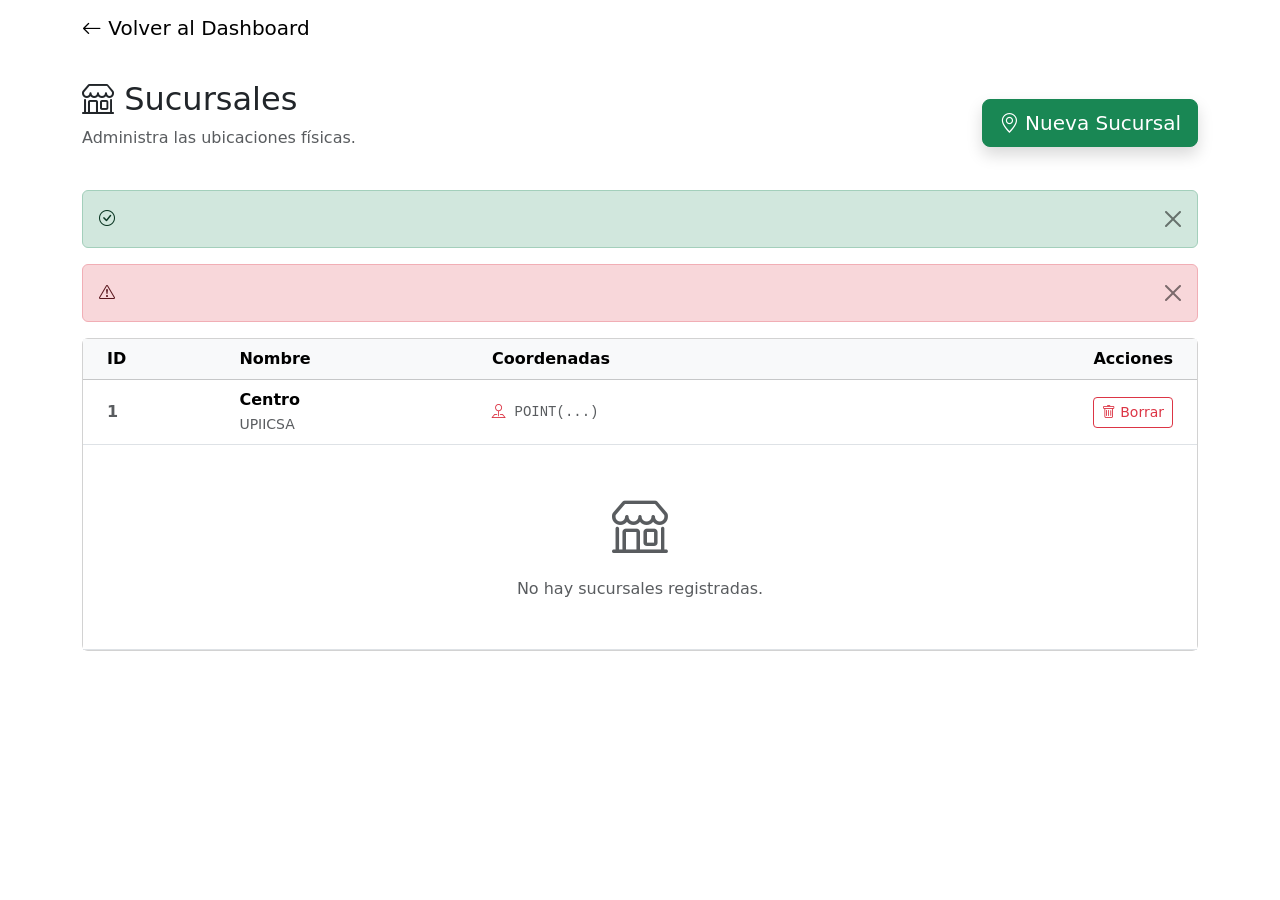
<file: src/main/resources/templates/sucursales/lista.html>
<!DOCTYPE HTML>
<html xmlns:th="http://www.thymeleaf.org">
<head>
    <title>Gestión de Sucursales</title>
    <link href="https://cdn.jsdelivr.net/npm/bootstrap@5.3.0/dist/css/bootstrap.min.css" rel="stylesheet">
    <link rel="stylesheet" href="https://cdn.jsdelivr.net/npm/bootstrap-icons@1.11.1/font/bootstrap-icons.css">
    <link rel="stylesheet" th:href="@{/css/styles.css}">
</head>
<body>
<nav class="navbar navbar-custom mb-4">
    <div class="container">
        <a class="navbar-brand" href="/welcome"><i class="bi bi-arrow-left"></i> Volver al Dashboard</a>
    </div>
</nav>

<div class="container">
    <div class="d-flex justify-content-between align-items-center mb-4">
        <div>
            <h2><i class="bi bi-shop"></i> Sucursales</h2>
            <p class="text-muted">Administra las ubicaciones físicas.</p>
        </div>

        <a href="/sucursales/alta" class="btn btn-success btn-lg shadow">
            <i class="bi bi-geo-alt"></i> Nueva Sucursal
        </a>
    </div>

    <div th:if="${mensajeExito}" class="alert alert-success alert-dismissible fade show">
        <i class="bi bi-check-circle"></i> <span th:text="${mensajeExito}"></span>
        <button type="button" class="btn-close" data-bs-dismiss="alert"></button>
    </div>
    <div th:if="${mensajeError}" class="alert alert-danger alert-dismissible fade show">
        <i class="bi bi-exclamation-triangle"></i> <span th:text="${mensajeError}"></span>
        <button type="button" class="btn-close" data-bs-dismiss="alert"></button>
    </div>

    <div class="card card-custom">
        <div class="card-body p-0">
            <div class="table-responsive">
                <table class="table table-hover align-middle mb-0">
                    <thead class="table-light">
                    <tr>
                        <th class="ps-4">ID</th>
                        <th>Nombre</th>
                        <th>Coordenadas</th>
                        <th class="text-end pe-4">Acciones</th>
                    </tr>
                    </thead>
                    <tbody>
                    <tr th:each="s : ${sucursales}">
                        <td class="ps-4 fw-bold text-muted" th:text="${s.id}">1</td>
                        <td>
                            <div class="fw-bold" th:text="${s.nombre}">Centro</div>
                            <small class="text-muted">UPIICSA</small>
                        </td>
                        <td class="text-muted small font-monospace">
                            <i class="bi bi-pin-map text-danger"></i>
                            <span th:text="${s.ubicacion}">POINT(...)</span>
                        </td>
                        <td class="text-end pe-4">
                            <form action="/sucursales/eliminar" method="post"
                                  onsubmit="return confirm('¿Seguro que deseas eliminar esta sucursal?');">
                                <input type="hidden" name="id" th:value="${s.id}">
                                <button type="submit" class="btn btn-sm btn-outline-danger">
                                    <i class="bi bi-trash"></i> Borrar
                                </button>
                            </form>
                        </td>
                    </tr>
                    <tr th:if="${#lists.isEmpty(sucursales)}">
                        <td colspan="4" class="text-center py-5 text-muted">
                            <i class="bi bi-shop display-4 d-block mb-3"></i>
                            No hay sucursales registradas.
                        </td>
                    </tr>
                    </tbody>
                </table>
            </div>
        </div>
    </div>
</div>
<script src="https://cdn.jsdelivr.net/npm/bootstrap@5.3.0/dist/js/bootstrap.bundle.min.js"></script>
</body>
</html>
</file>
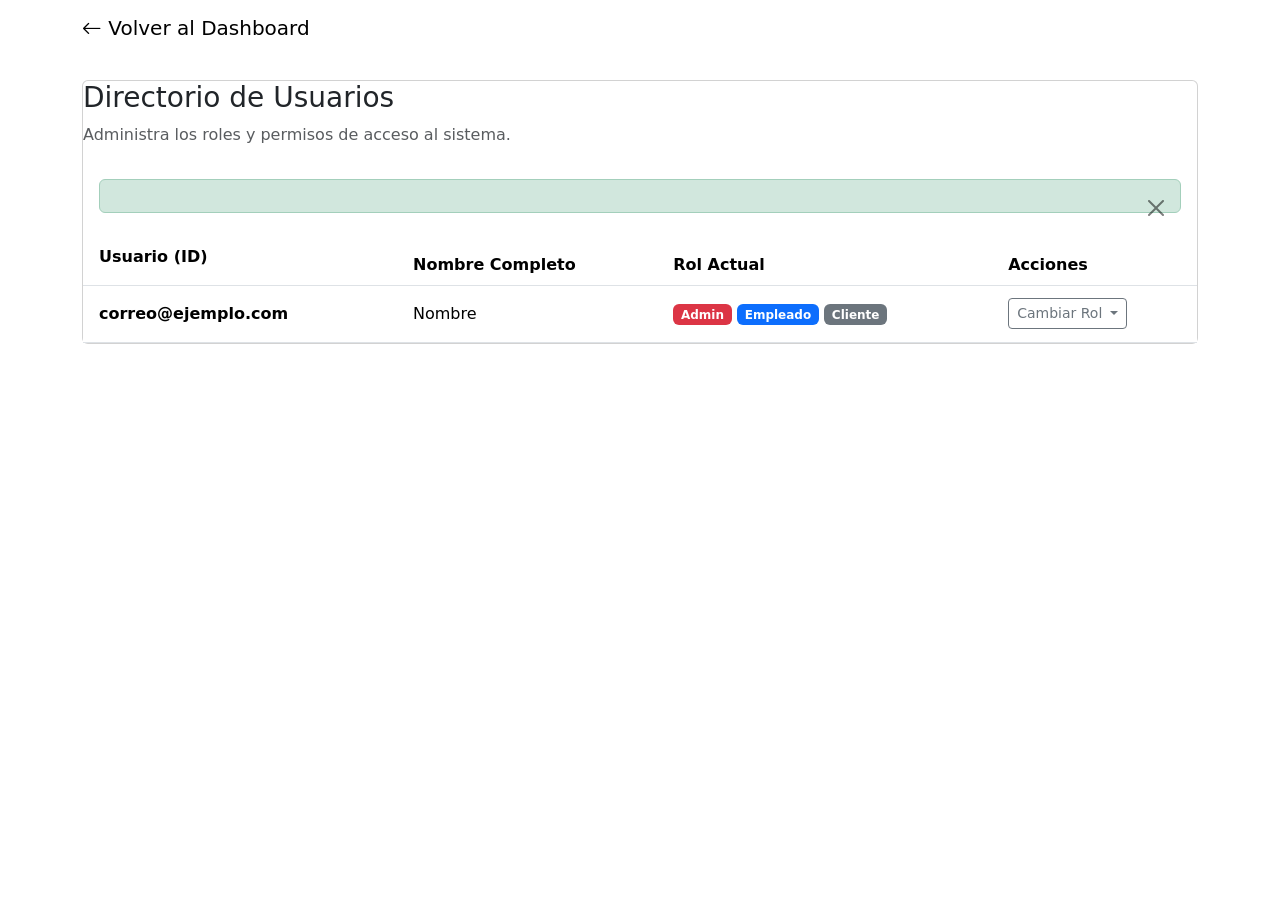
<file: src/main/resources/templates/usuarios/lista.html>
<!DOCTYPE HTML>
<html xmlns:th="http://www.thymeleaf.org">
<head>
    <title>Gestión de Usuarios</title>
    <meta name="viewport" content="width=device-width, initial-scale=1">
    <link href="https://cdn.jsdelivr.net/npm/bootstrap@5.3.0/dist/css/bootstrap.min.css" rel="stylesheet">
    <link rel="stylesheet" href="https://cdn.jsdelivr.net/npm/bootstrap-icons@1.11.1/font/bootstrap-icons.css">
    <link rel="stylesheet" th:href="@{/css/styles.css}">
</head>
<body>

<nav class="navbar navbar-custom mb-4">
    <div class="container">
        <a class="navbar-brand" href="/welcome">
            <i class="bi bi-arrow-left"></i> Volver al Dashboard
        </a>
    </div>
</nav>

<div class="container">
    <div class="card card-custom">
        <div class="card-header-custom">
            <h3>Directorio de Usuarios</h3>
            <p class="text-muted">Administra los roles y permisos de acceso al sistema.</p>
        </div>

        <div class="card-body p-0">
            <div th:if="${mensajeExito}" class="alert alert-success m-3 alert-dismissible fade show">
                <span th:text="${mensajeExito}"></span>
                <button type="button" class="btn-close" data-bs-dismiss="alert"></button>
            </div>

            <div class="table-responsive">
                <table class="table table-hover align-middle mb-0" style="color: var(--text-color);">
                    <thead style="background-color: var(--bg-color);">
                    <tr>
                        <th class="p-3">Usuario (ID)</th>
                        <th>Nombre Completo</th>
                        <th>Rol Actual</th>
                        <th>Acciones</th>
                    </tr>
                    </thead>
                    <tbody>
                    <tr th:each="u : ${usuarios}">
                        <td class="p-3">
                            <strong th:text="${u.login}">correo@ejemplo.com</strong>
                            <br>
                            <small class="text-muted" th:text="'ID: ' + ${u.id}"></small>
                        </td>
                        <td>
                            <span th:text="${u.persona.nombre} + ' ' + ${u.persona.primerApellido}">Nombre</span>
                        </td>
                        <td>
                            <span th:if="${u.idRol == 1}" class="badge bg-danger">Admin</span>
                            <span th:if="${u.idRol == 2}" class="badge bg-primary">Empleado</span>
                            <span th:if="${u.idRol == 3}" class="badge bg-secondary">Cliente</span>
                        </td>
                        <td>
                            <div class="dropdown">
                                <button class="btn btn-sm btn-outline-secondary dropdown-toggle" type="button" data-bs-toggle="dropdown">
                                    Cambiar Rol
                                </button>
                                <ul class="dropdown-menu">
                                    <li>
                                        <form action="/usuarios/cambiar-rol" method="post" style="display:inline;">
                                            <input type="hidden" name="idUsuario" th:value="${u.id}">
                                            <input type="hidden" name="nuevoRol" value="1">
                                            <button class="dropdown-item text-danger fw-bold" type="submit">
                                                <i class="bi bi-shield-lock"></i> Hacer Admin
                                            </button>
                                        </form>
                                    </li>
                                    <li>
                                        <form action="/usuarios/cambiar-rol" method="post" style="display:inline;">
                                            <input type="hidden" name="idUsuario" th:value="${u.id}">
                                            <input type="hidden" name="nuevoRol" value="2">
                                            <button class="dropdown-item text-primary" type="submit">
                                                <i class="bi bi-person-badge"></i> Hacer Empleado
                                            </button>
                                        </form>
                                    </li>
                                    <li>
                                        <form action="/usuarios/cambiar-rol" method="post" style="display:inline;">
                                            <input type="hidden" name="idUsuario" th:value="${u.id}">
                                            <input type="hidden" name="nuevoRol" value="3">
                                            <button class="dropdown-item" type="submit">
                                                <i class="bi bi-person"></i> Hacer Cliente
                                            </button>
                                        </form>
                                        <form action="/usuarios/cambiar-estado" method="post" style="display:inline;">
                                            <input type="hidden" name="idUsuario" th:value="${u.id}">
                                            <button th:if="${u.activo}" class="btn btn-outline-success" type="submit" title="Click para desactivar (vacaciones)">
                                                <i class="bi bi-toggle-of"></i> Inactivo
                                            </button>
                                        </form>
                                    </li>
                                </ul>
                            </div>
                        </td>
                    </tr>
                    </tbody>
                </table>
            </div>
        </div>
    </div>
</div>

<script src="https://cdn.jsdelivr.net/npm/bootstrap@5.3.0/dist/js/bootstrap.bundle.min.js"></script>
</body>
</html>
</file>
